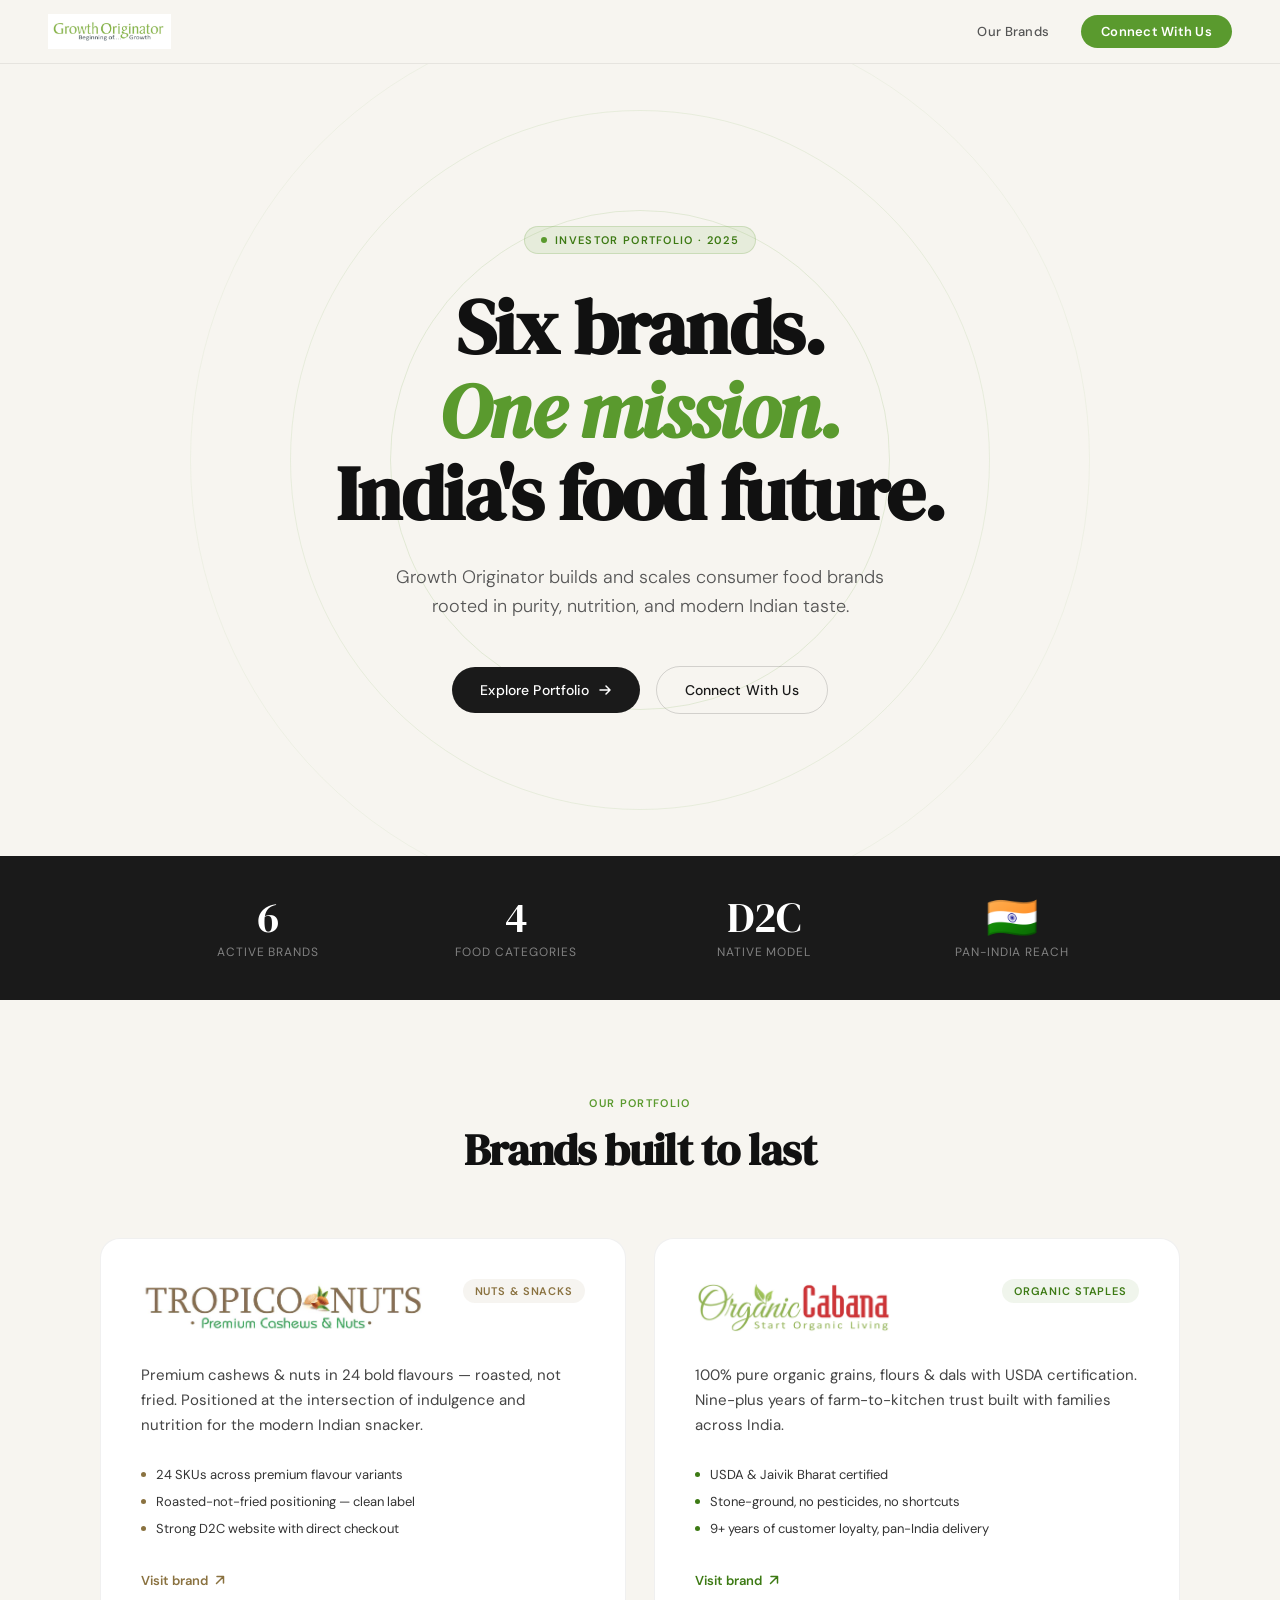
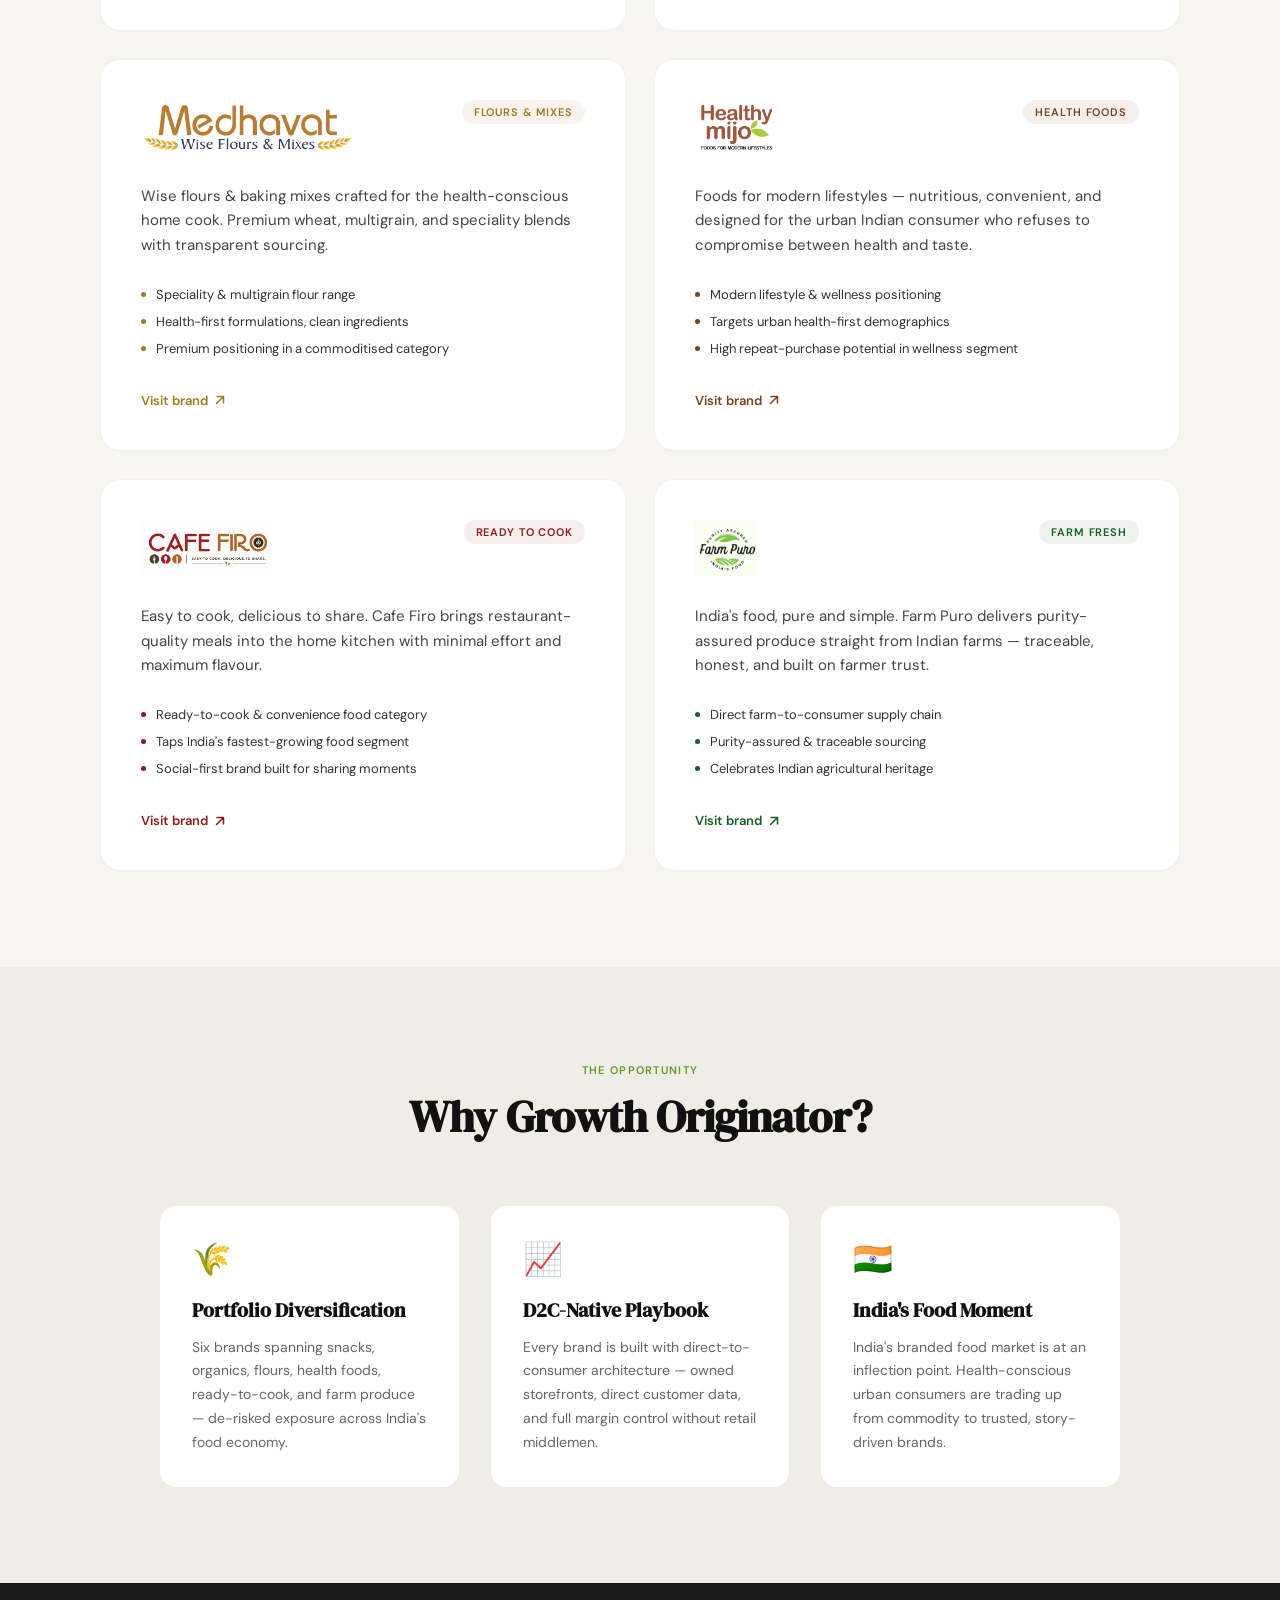
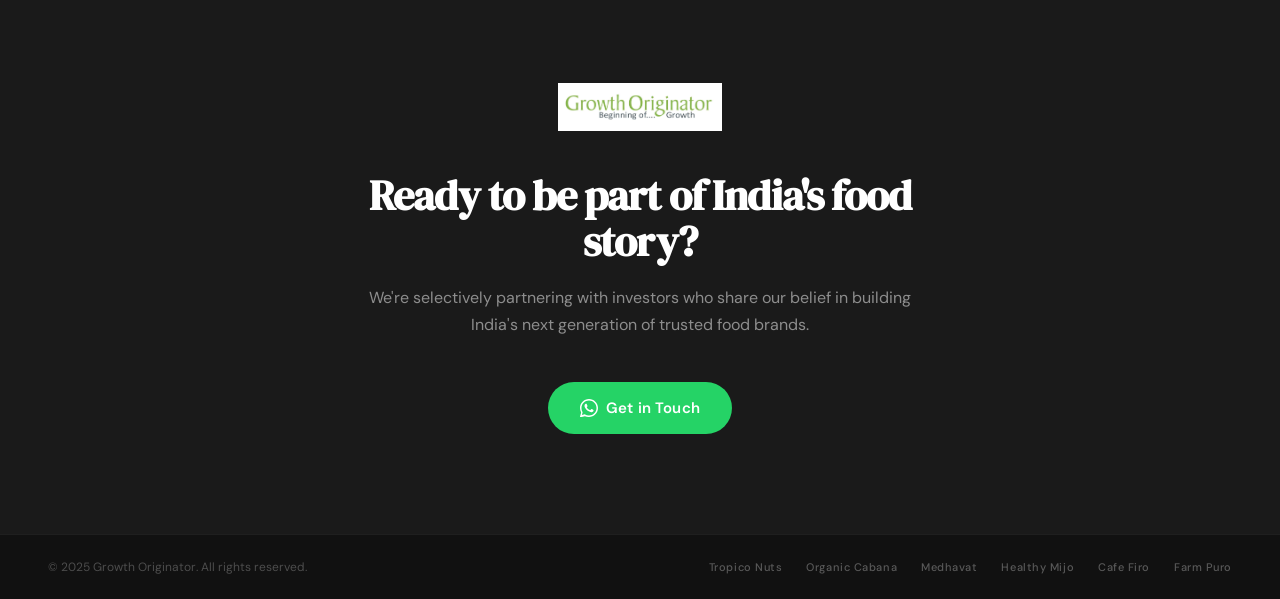
<file: site/index.html>
<!DOCTYPE html>
<html lang="en">
<head>
<meta charset="utf-8" />
<meta name="viewport" content="width=device-width, initial-scale=1" />
<title>Growth Originator — Investor Portfolio</title>
<meta name="description" content="Growth Originator builds and scales consumer food brands rooted in purity, nutrition, and modern Indian taste. Explore our six D2C brands." />
<link rel="preconnect" href="https://fonts.googleapis.com" />
<link rel="preconnect" href="https://fonts.gstatic.com" crossorigin="anonymous" />
<link href="https://fonts.googleapis.com/css2?family=DM+Serif+Display:ital@0;1&family=DM+Sans:wght@300;400;500;600&display=swap" rel="stylesheet" />
<link rel="stylesheet" href="css/styles.css" />
</head>
<body>

<!-- NAV -->
<nav class="nav">
  <img src="assets/img/go-logo.jpg" alt="Growth Originator" class="nav__logo" />
  <div class="nav__links">
    <a href="#portfolio">Our Brands</a>
    <a href="#cta" class="nav__cta">Connect With Us</a>
  </div>
</nav>

<!-- HERO -->
<section class="hero">
  <div class="hero__rings" aria-hidden="true">
    <div class="hero__ring hero__ring--sm"></div>
    <div class="hero__ring hero__ring--lg"></div>
    <div class="hero__ring hero__ring--md"></div>
  </div>

  <div class="hero__content">
    <div class="badge">
      <span class="badge__dot"></span>
      Investor Portfolio &middot; 2025
    </div>
    <h1 class="hero__title">
      Six brands.<br /><em>One mission.</em><br />India's food future.
    </h1>
    <p class="hero__subtitle">
      Growth Originator builds and scales consumer food brands rooted in purity, nutrition, and modern Indian taste.
    </p>
    <div class="hero__actions">
      <a href="#portfolio" class="btn btn--dark">
        Explore Portfolio
        <svg width="14" height="14" viewBox="0 0 14 14" fill="none"><path d="M2 7h10M8 3l4 4-4 4" stroke="currentColor" stroke-width="1.5" stroke-linecap="round" stroke-linejoin="round"/></svg>
      </a>
      <a href="#cta" class="btn btn--outline">Connect With Us</a>
    </div>
  </div>
</section>

<!-- STATS BAR -->
<section class="stats">
  <div class="stats__grid">
    <div class="stat">
      <div class="stat__value">6</div>
      <div class="stat__label">Active Brands</div>
    </div>
    <div class="stat">
      <div class="stat__value">4</div>
      <div class="stat__label">Food Categories</div>
    </div>
    <div class="stat">
      <div class="stat__value">D2C</div>
      <div class="stat__label">Native Model</div>
    </div>
    <div class="stat">
      <div class="stat__value">🇮🇳</div>
      <div class="stat__label">Pan-India Reach</div>
    </div>
  </div>
</section>

<!-- PORTFOLIO GRID -->
<section id="portfolio" class="portfolio">
  <div class="portfolio__inner">
    <div class="section-heading">
      <div class="eyebrow">Our Portfolio</div>
      <h2 class="section-title">Brands built to last</h2>
    </div>

    <div class="card-grid">

      <!-- Tropico Nuts -->
      <article class="card">
        <div class="card__header">
          <img src="assets/img/tropico-nuts.png" alt="Tropico Nuts" class="card__logo" />
          <span class="card__tag" style="color:#8a7240; background:rgba(138,114,64,0.08);">Nuts &amp; Snacks</span>
        </div>
        <p class="card__desc">Premium cashews &amp; nuts in 24 bold flavours — roasted, not fried. Positioned at the intersection of indulgence and nutrition for the modern Indian snacker.</p>
        <ul class="card__points" style="--dot-color:#8a7240;">
          <li>24 SKUs across premium flavour variants</li>
          <li>Roasted-not-fried positioning — clean label</li>
          <li>Strong D2C website with direct checkout</li>
        </ul>
        <a href="https://tropiconuts.vercel.app/" target="_blank" rel="noopener" class="card__link" style="color:#8a7240;">
          Visit brand
          <svg width="12" height="12" viewBox="0 0 12 12" fill="none"><path d="M2.5 9.5l7-7M3 2.5h6.5V9" stroke="currentColor" stroke-width="1.5" stroke-linecap="round" stroke-linejoin="round"/></svg>
        </a>
      </article>

      <!-- Organic Cabana -->
      <article class="card">
        <div class="card__header">
          <img src="assets/img/organic-cabana.png" alt="Organic Cabana" class="card__logo" />
          <span class="card__tag" style="color:#3d7a14; background:rgba(61,122,20,0.08);">Organic Staples</span>
        </div>
        <p class="card__desc">100% pure organic grains, flours &amp; dals with USDA certification. Nine-plus years of farm-to-kitchen trust built with families across India.</p>
        <ul class="card__points" style="--dot-color:#3d7a14;">
          <li>USDA &amp; Jaivik Bharat certified</li>
          <li>Stone-ground, no pesticides, no shortcuts</li>
          <li>9+ years of customer loyalty, pan-India delivery</li>
        </ul>
        <a href="https://organiccabana.growthoriginator.com/" target="_blank" rel="noopener" class="card__link" style="color:#3d7a14;">
          Visit brand
          <svg width="12" height="12" viewBox="0 0 12 12" fill="none"><path d="M2.5 9.5l7-7M3 2.5h6.5V9" stroke="currentColor" stroke-width="1.5" stroke-linecap="round" stroke-linejoin="round"/></svg>
        </a>
      </article>

      <!-- Medhavat -->
      <article class="card">
        <div class="card__header">
          <img src="assets/img/medhavat.png" alt="Medhavat" class="card__logo" />
          <span class="card__tag" style="color:#a07820; background:rgba(160,120,32,0.08);">Flours &amp; Mixes</span>
        </div>
        <p class="card__desc">Wise flours &amp; baking mixes crafted for the health-conscious home cook. Premium wheat, multigrain, and speciality blends with transparent sourcing.</p>
        <ul class="card__points" style="--dot-color:#a07820;">
          <li>Speciality &amp; multigrain flour range</li>
          <li>Health-first formulations, clean ingredients</li>
          <li>Premium positioning in a commoditised category</li>
        </ul>
        <a href="https://medhavat.growthoriginator.com/" target="_blank" rel="noopener" class="card__link" style="color:#a07820;">
          Visit brand
          <svg width="12" height="12" viewBox="0 0 12 12" fill="none"><path d="M2.5 9.5l7-7M3 2.5h6.5V9" stroke="currentColor" stroke-width="1.5" stroke-linecap="round" stroke-linejoin="round"/></svg>
        </a>
      </article>

      <!-- Healthy Mijo -->
      <article class="card">
        <div class="card__header">
          <img src="assets/img/healthy-mijo.png" alt="Healthy Mijo" class="card__logo" />
          <span class="card__tag" style="color:#7a4020; background:rgba(122,64,32,0.08);">Health Foods</span>
        </div>
        <p class="card__desc">Foods for modern lifestyles — nutritious, convenient, and designed for the urban Indian consumer who refuses to compromise between health and taste.</p>
        <ul class="card__points" style="--dot-color:#7a4020;">
          <li>Modern lifestyle &amp; wellness positioning</li>
          <li>Targets urban health-first demographics</li>
          <li>High repeat-purchase potential in wellness segment</li>
        </ul>
        <a href="https://healthymijo.growthoriginator.com/" target="_blank" rel="noopener" class="card__link" style="color:#7a4020;">
          Visit brand
          <svg width="12" height="12" viewBox="0 0 12 12" fill="none"><path d="M2.5 9.5l7-7M3 2.5h6.5V9" stroke="currentColor" stroke-width="1.5" stroke-linecap="round" stroke-linejoin="round"/></svg>
        </a>
      </article>

      <!-- Cafe Firo -->
      <article class="card">
        <div class="card__header">
          <img src="assets/img/cafe-firo.png" alt="Cafe Firo" class="card__logo" />
          <span class="card__tag" style="color:#8b1a1a; background:rgba(139,26,26,0.08);">Ready to Cook</span>
        </div>
        <p class="card__desc">Easy to cook, delicious to share. Cafe Firo brings restaurant-quality meals into the home kitchen with minimal effort and maximum flavour.</p>
        <ul class="card__points" style="--dot-color:#8b1a1a;">
          <li>Ready-to-cook &amp; convenience food category</li>
          <li>Taps India's fastest-growing food segment</li>
          <li>Social-first brand built for sharing moments</li>
        </ul>
        <a href="https://cafefiro.tenskywholesale.com/CafeFiro.html" target="_blank" rel="noopener" class="card__link" style="color:#8b1a1a;">
          Visit brand
          <svg width="12" height="12" viewBox="0 0 12 12" fill="none"><path d="M2.5 9.5l7-7M3 2.5h6.5V9" stroke="currentColor" stroke-width="1.5" stroke-linecap="round" stroke-linejoin="round"/></svg>
        </a>
      </article>

      <!-- Farm Puro -->
      <article class="card">
        <div class="card__header">
          <img src="assets/img/farm-puro.png" alt="Farm Puro" class="card__logo" />
          <span class="card__tag" style="color:#1a5c28; background:rgba(26,92,40,0.08);">Farm Fresh</span>
        </div>
        <p class="card__desc">India's food, pure and simple. Farm Puro delivers purity-assured produce straight from Indian farms — traceable, honest, and built on farmer trust.</p>
        <ul class="card__points" style="--dot-color:#1a5c28;">
          <li>Direct farm-to-consumer supply chain</li>
          <li>Purity-assured &amp; traceable sourcing</li>
          <li>Celebrates Indian agricultural heritage</li>
        </ul>
        <a href="https://farmpuro.tenskywholesale.com/" target="_blank" rel="noopener" class="card__link" style="color:#1a5c28;">
          Visit brand
          <svg width="12" height="12" viewBox="0 0 12 12" fill="none"><path d="M2.5 9.5l7-7M3 2.5h6.5V9" stroke="currentColor" stroke-width="1.5" stroke-linecap="round" stroke-linejoin="round"/></svg>
        </a>
      </article>

    </div>
  </div>
</section>

<!-- WHY INVEST -->
<section class="why">
  <div class="why__inner">
    <div class="section-heading">
      <div class="eyebrow">The Opportunity</div>
      <h2 class="section-title">Why Growth Originator?</h2>
    </div>
    <div class="why__grid">
      <div class="why-card">
        <div class="why-card__icon">🌾</div>
        <h3 class="why-card__title">Portfolio Diversification</h3>
        <p class="why-card__desc">Six brands spanning snacks, organics, flours, health foods, ready-to-cook, and farm produce — de-risked exposure across India's food economy.</p>
      </div>
      <div class="why-card">
        <div class="why-card__icon">📈</div>
        <h3 class="why-card__title">D2C-Native Playbook</h3>
        <p class="why-card__desc">Every brand is built with direct-to-consumer architecture — owned storefronts, direct customer data, and full margin control without retail middlemen.</p>
      </div>
      <div class="why-card">
        <div class="why-card__icon">🇮🇳</div>
        <h3 class="why-card__title">India's Food Moment</h3>
        <p class="why-card__desc">India's branded food market is at an inflection point. Health-conscious urban consumers are trading up from commodity to trusted, story-driven brands.</p>
      </div>
    </div>
  </div>
</section>

<!-- CTA -->
<section id="cta" class="cta">
  <div class="cta__inner">
    <img src="assets/img/go-logo.jpg" alt="Growth Originator" class="cta__logo" />
    <h2 class="cta__title">Ready to be part of India's food story?</h2>
    <p class="cta__subtitle">We're selectively partnering with investors who share our belief in building India's next generation of trusted food brands.</p>
    <div class="cta__actions">
      <a href="https://wa.me/919667395418?text=Hi%2C%20I%20am%20interested%20in%20knowing%20more%20about%20your%20D2C%20Brands" target="_blank" rel="noopener" class="btn btn--whatsapp">
        <svg width="18" height="18" viewBox="0 0 24 24" fill="currentColor"><path d="M17.472 14.382c-.297-.149-1.758-.867-2.03-.967-.273-.099-.471-.148-.67.15-.197.297-.767.966-.94 1.164-.173.199-.347.223-.644.075-.297-.15-1.255-.463-2.39-1.475-.883-.788-1.48-1.761-1.653-2.059-.173-.297-.018-.458.13-.606.134-.133.298-.347.446-.52.149-.174.198-.298.298-.497.099-.198.05-.371-.025-.52-.075-.149-.669-1.612-.916-2.207-.242-.579-.487-.5-.669-.51-.173-.008-.371-.01-.57-.01-.198 0-.52.074-.792.372-.272.297-1.04 1.016-1.04 2.479 0 1.462 1.065 2.875 1.213 3.074.149.198 2.096 3.2 5.077 4.487.709.306 1.262.489 1.694.625.712.227 1.36.195 1.871.118.571-.085 1.758-.719 2.006-1.413.248-.694.248-1.289.173-1.413-.074-.124-.272-.198-.57-.347z"/><path d="M12 0C5.373 0 0 5.373 0 12c0 2.123.555 4.116 1.528 5.847L.057 23.428a.75.75 0 0 0 .915.915l5.624-1.474A11.953 11.953 0 0 0 12 24c6.627 0 12-5.373 12-12S18.627 0 12 0zm0 22c-1.907 0-3.693-.504-5.23-1.385l-.374-.22-3.88 1.017 1.034-3.772-.242-.389A9.96 9.96 0 0 1 2 12C2 6.477 6.477 2 12 2s10 4.477 10 10-4.477 10-10 10z"/></svg>
        Get in Touch
      </a>
    </div>
  </div>
</section>

<!-- FOOTER -->
<footer class="footer">
  <p class="footer__copyright">© 2025 Growth Originator. All rights reserved.</p>
  <div class="footer__links">
    <a href="https://tropiconuts.vercel.app/" target="_blank" rel="noopener">Tropico Nuts</a>
    <a href="https://organiccabana.growthoriginator.com/" target="_blank" rel="noopener">Organic Cabana</a>
    <a href="https://medhavat.growthoriginator.com/" target="_blank" rel="noopener">Medhavat</a>
    <a href="https://healthymijo.growthoriginator.com/" target="_blank" rel="noopener">Healthy Mijo</a>
    <a href="https://cafefiro.tenskywholesale.com/CafeFiro.html" target="_blank" rel="noopener">Cafe Firo</a>
    <a href="https://farmpuro.tenskywholesale.com/" target="_blank" rel="noopener">Farm Puro</a>
  </div>
</footer>

</body>
</html>
</file>
<file: site/css/styles.css>
*, *::before, *::after {
  box-sizing: border-box;
  margin: 0;
  padding: 0;
}

html {
  scroll-behavior: smooth;
}

body {
  background: #f7f5f0;
  font-family: 'DM Sans', sans-serif;
  color: #1a1a1a;
}

a {
  color: inherit;
  text-decoration: none;
}

@keyframes fadeUp {
  from { opacity: 0; transform: translateY(24px); }
  to   { opacity: 1; transform: translateY(0); }
}

@keyframes pulse-dot {
  0%, 100% { opacity: 1; }
  50% { opacity: 0.4; }
}

/* NAV */
.nav {
  position: sticky;
  top: 0;
  z-index: 100;
  background: rgba(247, 245, 240, 0.92);
  backdrop-filter: blur(12px);
  border-bottom: 1px solid rgba(0, 0, 0, 0.07);
  padding: 0 48px;
  display: flex;
  align-items: center;
  justify-content: space-between;
  height: 64px;
}

.nav__logo {
  height: 36px;
  object-fit: contain;
}

.nav__links {
  display: flex;
  align-items: center;
  gap: 32px;
}

.nav__links > a {
  font-size: 13px;
  font-weight: 500;
  color: #555;
  letter-spacing: 0.02em;
}

.nav__cta {
  font-weight: 600 !important;
  background: #5a9a2e;
  color: #fff !important;
  padding: 8px 20px;
  border-radius: 100px;
  transition: background 0.2s;
}

.nav__cta:hover {
  background: #4d8527;
}

/* HERO */
.hero {
  min-height: 88vh;
  display: flex;
  flex-direction: column;
  align-items: center;
  justify-content: center;
  text-align: center;
  padding: 80px 48px 60px;
  position: relative;
  overflow: hidden;
}

.hero__rings {
  position: absolute;
  inset: 0;
  pointer-events: none;
}

.hero__ring {
  position: absolute;
  top: 50%;
  left: 50%;
  transform: translate(-50%, -50%);
  border-radius: 50%;
}

.hero__ring--sm {
  width: 500px;
  height: 500px;
  border: 1px solid rgba(90, 154, 46, 0.14);
}

.hero__ring--md {
  width: 700px;
  height: 700px;
  border: 1px solid rgba(90, 154, 46, 0.10);
}

.hero__ring--lg {
  width: 900px;
  height: 900px;
  border: 1px solid rgba(90, 154, 46, 0.06);
}

.hero__content {
  animation: fadeUp 0.8s ease both;
  position: relative;
}

.badge {
  display: inline-flex;
  align-items: center;
  gap: 8px;
  background: rgba(90, 154, 46, 0.10);
  border: 1px solid rgba(90, 154, 46, 0.2);
  color: #3d7a14;
  font-size: 11px;
  font-weight: 600;
  letter-spacing: 0.12em;
  text-transform: uppercase;
  padding: 6px 16px;
  border-radius: 100px;
  margin-bottom: 32px;
}

.badge__dot {
  width: 6px;
  height: 6px;
  border-radius: 50%;
  background: #5a9a2e;
  animation: pulse-dot 2s ease infinite;
}

.hero__title {
  font-family: 'DM Serif Display', serif;
  font-size: clamp(42px, 6vw, 80px);
  line-height: 1.08;
  color: #111;
  max-width: 780px;
  margin: 0 auto 28px;
  letter-spacing: -0.02em;
}

.hero__title em {
  color: #5a9a2e;
  font-style: italic;
}

.hero__subtitle {
  font-size: 18px;
  font-weight: 300;
  color: #555;
  max-width: 520px;
  margin: 0 auto 44px;
  line-height: 1.65;
}

.hero__actions {
  display: flex;
  align-items: center;
  justify-content: center;
  gap: 16px;
  flex-wrap: wrap;
}

.btn {
  display: inline-flex;
  align-items: center;
  gap: 8px;
  font-size: 14px;
  font-weight: 500;
  padding: 14px 28px;
  border-radius: 100px;
  letter-spacing: 0.01em;
  transition: opacity 0.2s, background 0.2s, border-color 0.2s;
}

.btn--dark {
  background: #1a1a1a;
  color: #fff;
}

.btn--dark:hover {
  background: #000;
}

.btn--outline {
  background: transparent;
  color: #1a1a1a;
  border: 1.5px solid rgba(0, 0, 0, 0.15);
}

.btn--outline:hover {
  border-color: rgba(0, 0, 0, 0.3);
}

/* STATS BAR */
.stats {
  background: #1a1a1a;
  padding: 40px 48px;
}

.stats__grid {
  max-width: 960px;
  margin: 0 auto;
  display: grid;
  grid-template-columns: repeat(4, 1fr);
  gap: 32px;
  text-align: center;
}

.stat__value {
  font-family: 'DM Serif Display', serif;
  font-size: 42px;
  color: #fff;
  line-height: 1;
}

.stat__label {
  font-size: 12px;
  color: rgba(255, 255, 255, 0.45);
  margin-top: 6px;
  letter-spacing: 0.08em;
  text-transform: uppercase;
}

/* SECTION HEADING (shared) */
.section-heading {
  text-align: center;
  margin-bottom: 64px;
}

.eyebrow {
  font-size: 11px;
  font-weight: 600;
  letter-spacing: 0.12em;
  text-transform: uppercase;
  color: #5a9a2e;
  margin-bottom: 16px;
}

.section-title {
  font-family: 'DM Serif Display', serif;
  font-size: 44px;
  color: #111;
  letter-spacing: -0.02em;
  line-height: 1.1;
}

/* PORTFOLIO GRID */
.portfolio {
  padding: 96px 48px;
}

.portfolio__inner {
  max-width: 1080px;
  margin: 0 auto;
}

.card-grid {
  display: grid;
  grid-template-columns: repeat(2, 1fr);
  gap: 28px;
}

.card {
  background: #fff;
  border-radius: 20px;
  padding: 40px;
  border: 1px solid rgba(0, 0, 0, 0.06);
  transition: box-shadow 0.2s;
}

.card:hover {
  box-shadow: 0 12px 40px rgba(0, 0, 0, 0.10);
}

.card__header {
  display: flex;
  align-items: flex-start;
  justify-content: space-between;
  margin-bottom: 28px;
  gap: 16px;
}

.card__logo {
  height: 56px;
  object-fit: contain;
  object-position: left;
}

.card__tag {
  font-size: 11px;
  font-weight: 600;
  letter-spacing: 0.08em;
  text-transform: uppercase;
  padding: 5px 12px;
  border-radius: 100px;
  white-space: nowrap;
}

.card__desc {
  font-size: 15px;
  color: #444;
  line-height: 1.65;
  margin-bottom: 28px;
}

.card__points {
  list-style: none;
  display: flex;
  flex-direction: column;
  gap: 10px;
  margin-bottom: 32px;
}

.card__points li {
  display: flex;
  align-items: center;
  gap: 10px;
  font-size: 13px;
  color: #333;
}

.card__points li::before {
  content: '';
  width: 5px;
  height: 5px;
  border-radius: 50%;
  background: var(--dot-color);
  flex-shrink: 0;
}

.card__link {
  display: inline-flex;
  align-items: center;
  gap: 6px;
  font-size: 13px;
  font-weight: 600;
}

/* WHY INVEST */
.why {
  background: #f0ede6;
  padding: 96px 48px;
}

.why__inner {
  max-width: 960px;
  margin: 0 auto;
}

.why__grid {
  display: grid;
  grid-template-columns: repeat(3, 1fr);
  gap: 32px;
}

.why-card {
  background: #fff;
  border-radius: 16px;
  padding: 32px;
}

.why-card__icon {
  font-size: 32px;
  margin-bottom: 16px;
}

.why-card__title {
  font-family: 'DM Serif Display', serif;
  font-size: 20px;
  margin-bottom: 12px;
  color: #111;
}

.why-card__desc {
  font-size: 14px;
  color: #666;
  line-height: 1.7;
}

/* CTA */
.cta {
  background: #1a1a1a;
  padding: 100px 48px;
  text-align: center;
}

.cta__inner {
  max-width: 560px;
  margin: 0 auto;
}

.cta__logo {
  height: 48px;
  object-fit: contain;
  margin-bottom: 36px;
}

.cta__title {
  font-family: 'DM Serif Display', serif;
  font-size: 42px;
  color: #fff;
  margin-bottom: 20px;
  letter-spacing: -0.02em;
  line-height: 1.1;
}

.cta__subtitle {
  font-size: 16px;
  color: rgba(255, 255, 255, 0.5);
  line-height: 1.7;
  margin-bottom: 44px;
}

.cta__actions {
  display: flex;
  align-items: center;
  justify-content: center;
  gap: 16px;
  flex-wrap: wrap;
}

.btn--whatsapp {
  background: #25d366;
  color: #fff;
  font-size: 15px;
  font-weight: 600;
  padding: 16px 32px;
}

.btn--whatsapp:hover {
  background: #20bd5a;
}

/* FOOTER */
.footer {
  background: #111;
  padding: 24px 48px;
  display: flex;
  align-items: center;
  justify-content: space-between;
  border-top: 1px solid rgba(255, 255, 255, 0.06);
  flex-wrap: wrap;
  gap: 16px;
}

.footer__copyright {
  font-size: 12px;
  color: rgba(255, 255, 255, 0.25);
}

.footer__links {
  display: flex;
  gap: 24px;
  flex-wrap: wrap;
}

.footer__links a {
  font-size: 11px;
  color: rgba(255, 255, 255, 0.3);
  letter-spacing: 0.05em;
  font-weight: 500;
  transition: color 0.2s;
}

.footer__links a:hover {
  color: rgba(255, 255, 255, 0.6);
}

/* RESPONSIVE */
@media (max-width: 860px) {
  .nav {
    padding: 0 24px;
  }

  .hero {
    padding: 64px 24px 48px;
  }

  .portfolio,
  .why {
    padding: 64px 24px;
  }

  .card-grid,
  .why__grid,
  .stats__grid {
    grid-template-columns: 1fr;
  }

  .footer {
    flex-direction: column;
    align-items: flex-start;
  }
}

@media (max-width: 480px) {
  .nav {
    padding: 0 16px;
  }

  .nav__logo {
    height: 26px;
  }

  .nav__links {
    gap: 10px;
  }

  .nav__links > a:not(.nav__cta) {
    display: none;
  }

  .nav__cta {
    padding: 7px 16px;
    font-size: 12px !important;
  }

  .card {
    padding: 28px;
  }
}
</file>
